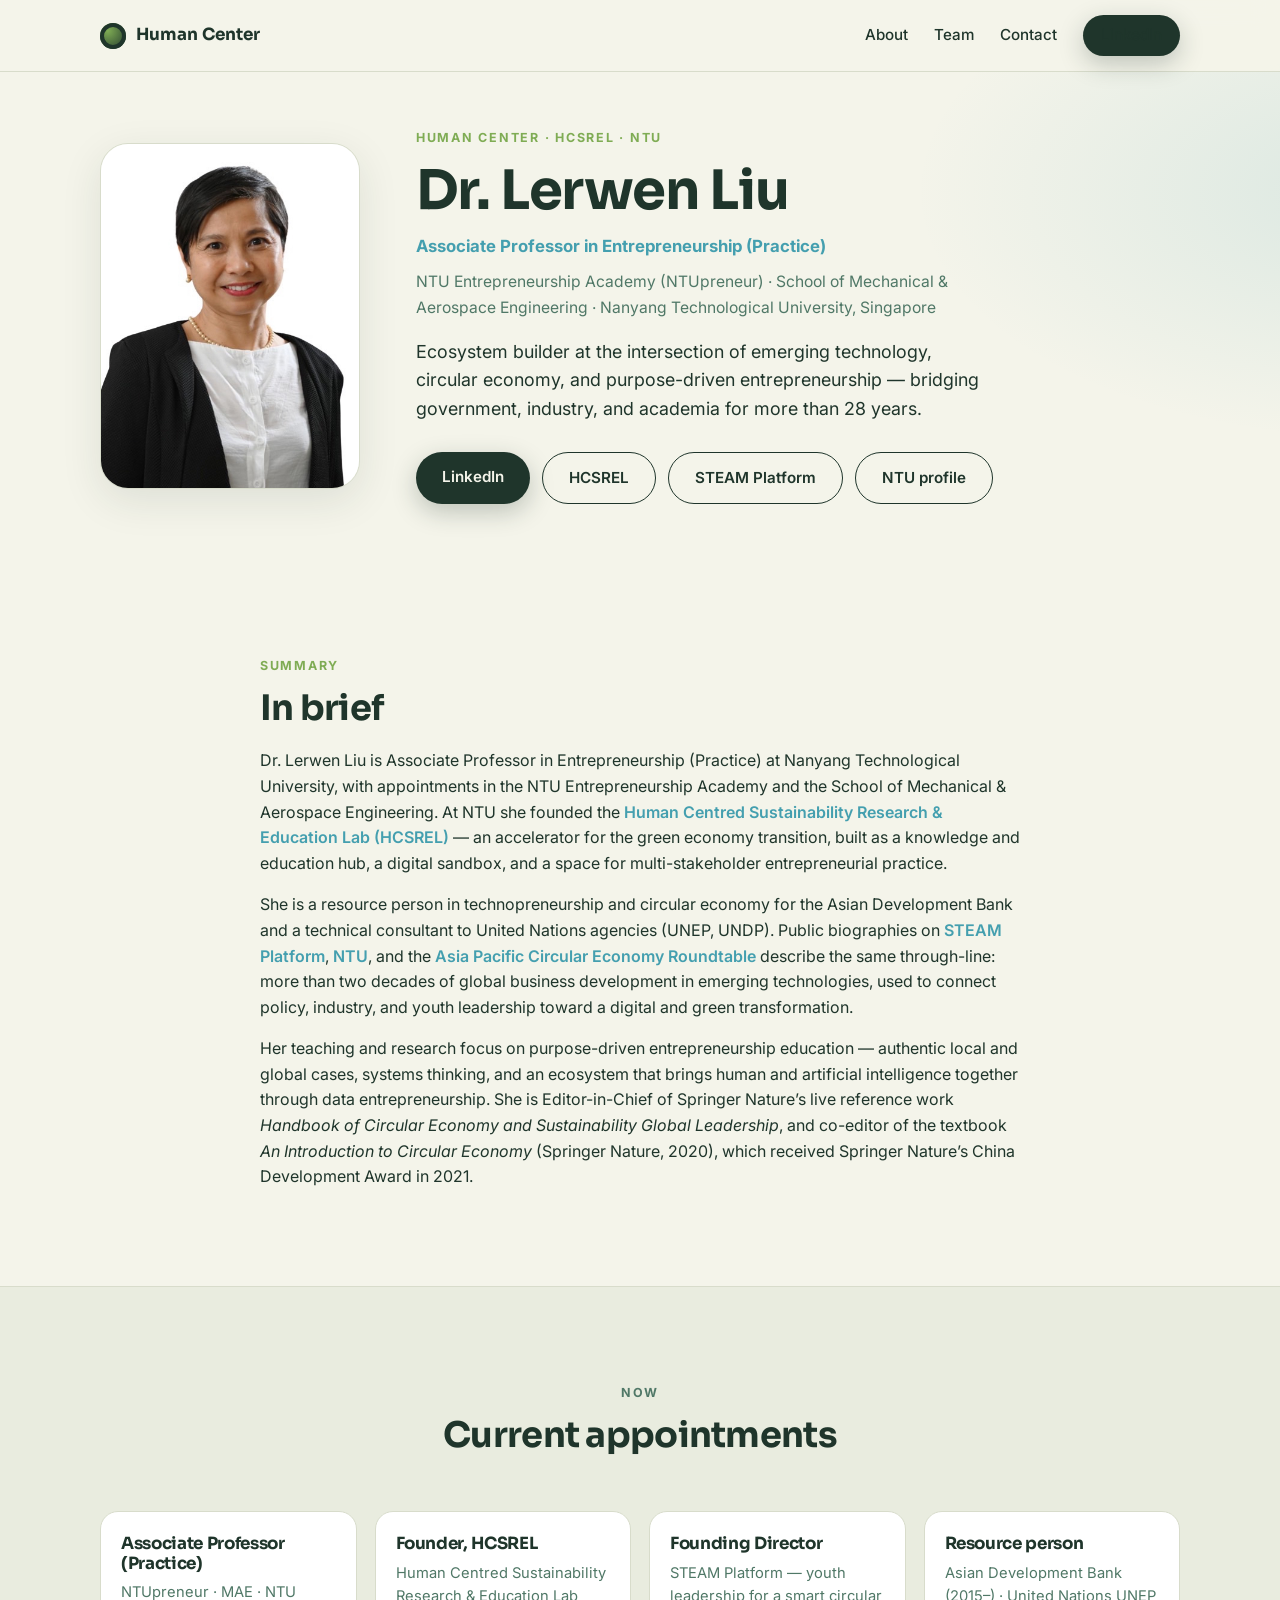
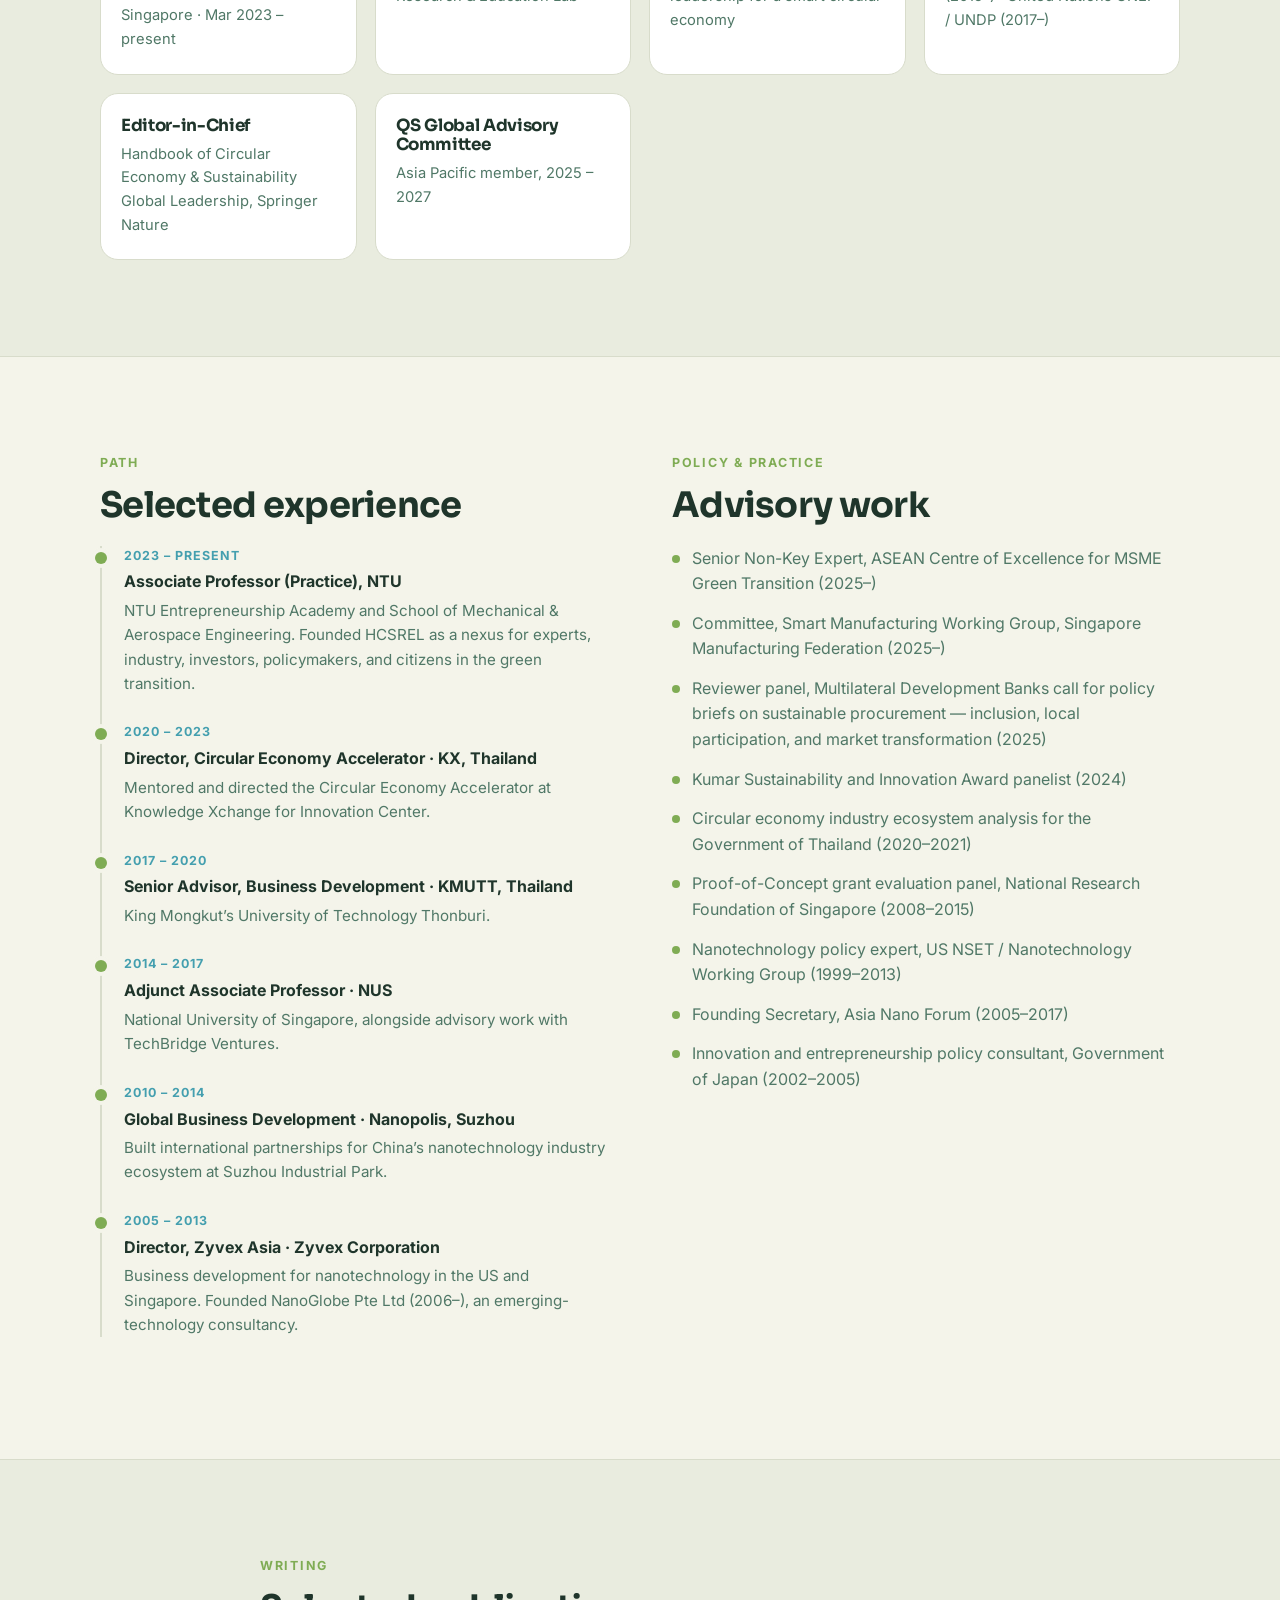
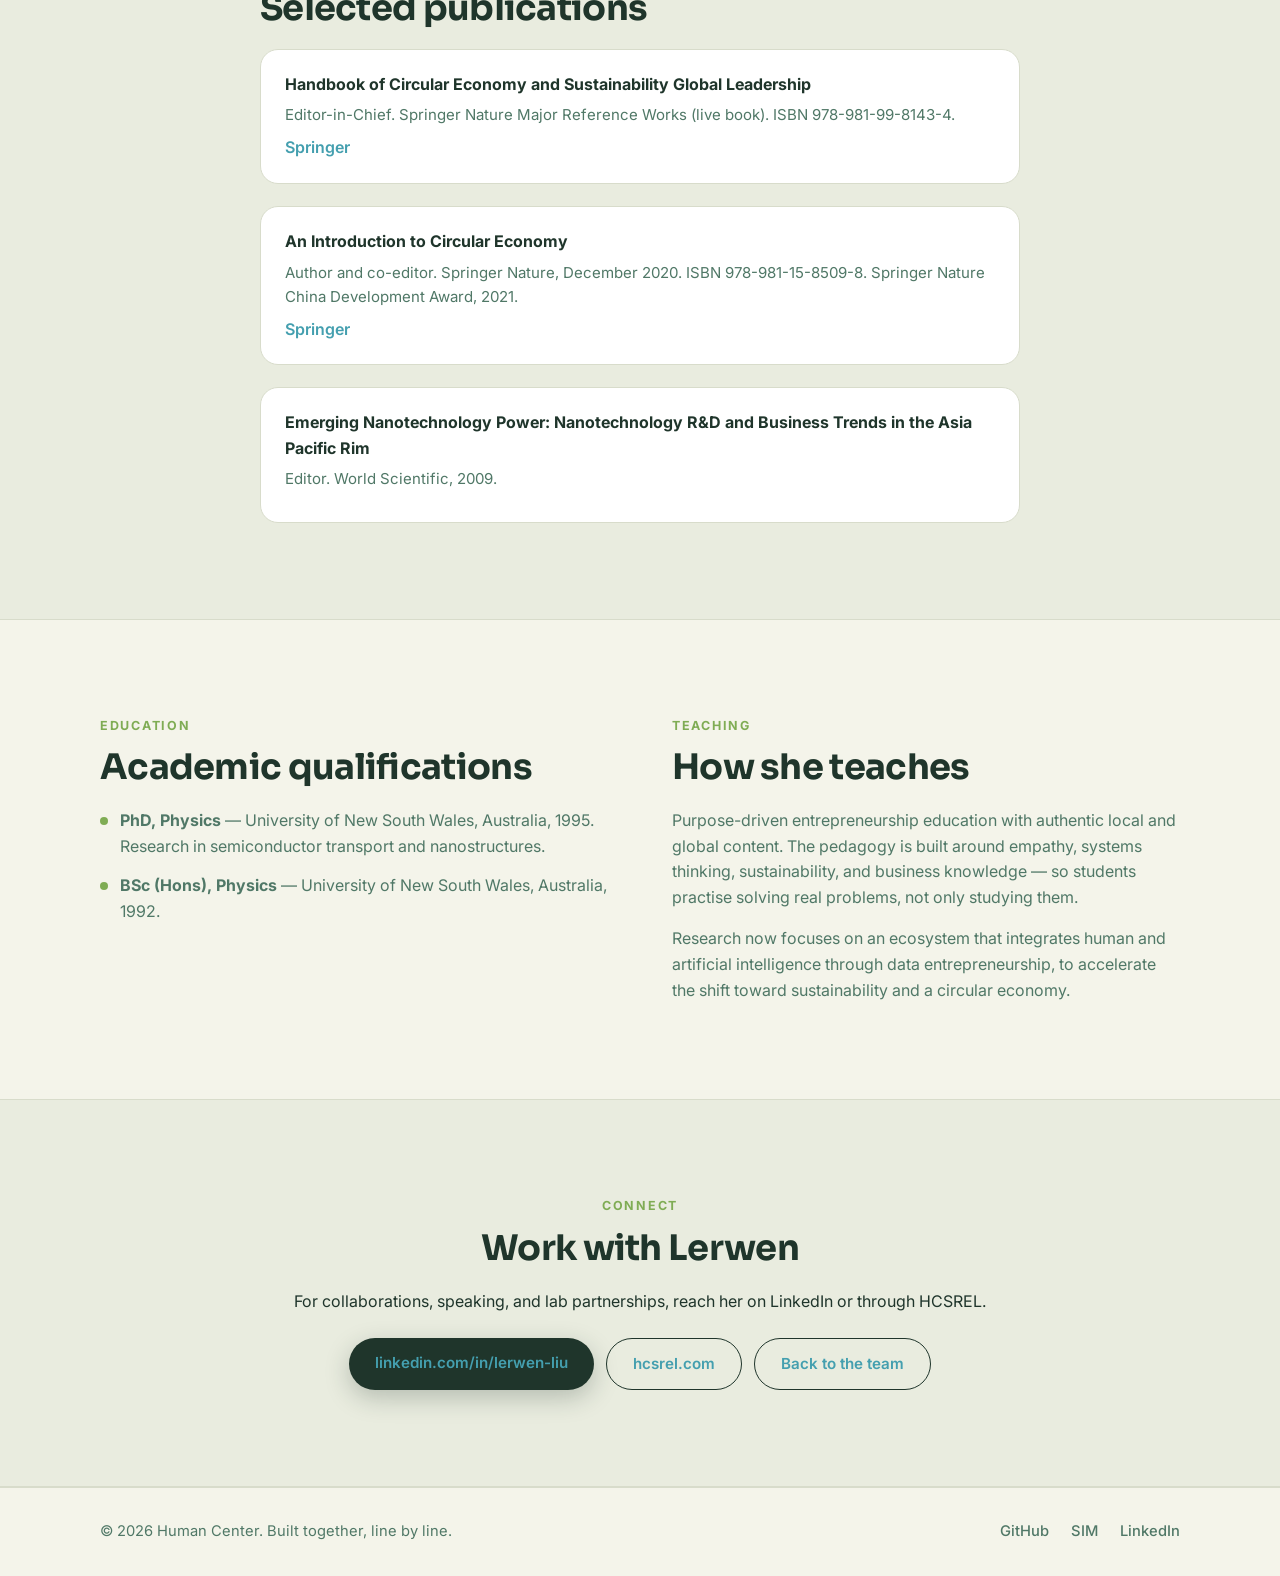
<file: profiles/lerwen.html>
<!doctype html>
<html lang="en">
  <head>
    <meta charset="UTF-8" />
    <meta name="viewport" content="width=device-width, initial-scale=1.0" />
    <title>Lerwen Liu — Human Center</title>
    <meta
      name="description"
      content="Dr. Lerwen Liu is Associate Professor in Entrepreneurship at NTU and founder of HCSREL. Circular economy, green transition, and purpose-driven entrepreneurship."
    />
    <link rel="icon" type="image/svg+xml" href="data:image/svg+xml,%3Csvg xmlns='http://www.w3.org/2000/svg' viewBox='0 0 32 32'%3E%3Ccircle cx='16' cy='16' r='14' fill='%231f352b'/%3E%3Ccircle cx='16' cy='16' r='6' fill='%237fac54'/%3E%3C/svg%3E" />
    <link rel="preconnect" href="https://fonts.googleapis.com" />
    <link rel="preconnect" href="https://fonts.gstatic.com" crossorigin />
    <link href="https://fonts.googleapis.com/css2?family=Inter:wght@400;500;600;700;800&family=Sora:wght@600;700;800&display=swap" rel="stylesheet" />
    <link rel="stylesheet" href="../styles.css" />
  </head>
  <body class="profile-page">
    <nav class="nav scrolled" id="nav">
      <a href="../index.html#top" class="nav-brand">
        <span class="nav-logo"></span>
        <span>Human&nbsp;Center</span>
      </a>
      <button class="nav-toggle" id="navToggle" aria-label="Menu" aria-expanded="false">
        <span></span><span></span><span></span>
      </button>
      <div class="nav-links" id="navLinks">
        <a href="../index.html#about">About</a>
        <a href="../index.html#team">Team</a>
        <a href="../index.html#contact">Contact</a>
        <a href="https://www.linkedin.com/in/lerwen-liu/" class="btn btn-primary btn-sm" target="_blank" rel="noopener">LinkedIn</a>
      </div>
    </nav>

    <header class="profile-hero">
      <div class="container profile-hero-grid">
        <img
          class="profile-photo"
          src="../images/lerwen-liu.jpg"
          alt="Dr. Lerwen Liu, Associate Professor in Entrepreneurship at NTU"
        />
        <div class="profile-intro">
          <p class="eyebrow">Human Center · HCSREL · NTU</p>
          <h1>Dr. Lerwen Liu</h1>
          <p class="profile-title">
            Associate Professor in Entrepreneurship (Practice)
          </p>
          <p class="profile-affiliation">
            NTU Entrepreneurship Academy (NTUpreneur) ·
            School of Mechanical &amp; Aerospace Engineering ·
            Nanyang Technological University, Singapore
          </p>
          <p class="profile-lede">
            Ecosystem builder at the intersection of emerging technology,
            circular economy, and purpose-driven entrepreneurship —
            bridging government, industry, and academia for more than
            28 years.
          </p>
          <div class="profile-actions">
            <a
              class="btn btn-primary"
              href="https://www.linkedin.com/in/lerwen-liu/"
              target="_blank"
              rel="noopener"
            >LinkedIn</a>
            <a class="btn btn-ghost" href="https://hcsrel.com/" target="_blank" rel="noopener">HCSREL</a>
            <a class="btn btn-ghost" href="https://www.steamplatform.org/expert/lerwen-liu" target="_blank" rel="noopener">STEAM Platform</a>
            <a class="btn btn-ghost" href="https://www.ntu.edu.sg/research/faculty-directory/detail/Liu-Lerwen" target="_blank" rel="noopener">NTU profile</a>
          </div>
        </div>
      </div>
    </header>

    <main>
      <section class="section profile-section">
        <div class="container profile-narrow">
          <p class="eyebrow">Summary</p>
          <h2>In brief</h2>
          <p>
            Dr. Lerwen Liu is Associate Professor in Entrepreneurship (Practice)
            at Nanyang Technological University, with appointments in the
            NTU Entrepreneurship Academy and the School of Mechanical &amp;
            Aerospace Engineering. At NTU she founded the
            <a href="https://hcsrel.com/" target="_blank" rel="noopener">Human Centred Sustainability Research &amp; Education Lab (HCSREL)</a>
            — an accelerator for the green economy transition, built as a
            knowledge and education hub, a digital sandbox, and a space for
            multi-stakeholder entrepreneurial practice.
          </p>
          <p>
            She is a resource person in technopreneurship and circular economy
            for the Asian Development Bank and a technical consultant to United
            Nations agencies (UNEP, UNDP). Public biographies on
            <a href="https://www.steamplatform.org/expert/lerwen-liu" target="_blank" rel="noopener">STEAM Platform</a>,
            <a href="https://www.ntu.edu.sg/research/faculty-directory/detail/Liu-Lerwen" target="_blank" rel="noopener">NTU</a>,
            and the
            <a href="https://www.apcer.asia/user/view/1029545:55270" target="_blank" rel="noopener">Asia Pacific Circular Economy Roundtable</a>
            describe the same through-line: more than two decades of global
            business development in emerging technologies, used to connect
            policy, industry, and youth leadership toward a digital and green
            transformation.
          </p>
          <p>
            Her teaching and research focus on purpose-driven entrepreneurship
            education — authentic local and global cases, systems thinking, and
            an ecosystem that brings human and artificial intelligence together
            through data entrepreneurship. She is Editor-in-Chief of Springer
            Nature’s live reference work
            <em>Handbook of Circular Economy and Sustainability Global Leadership</em>,
            and co-editor of the textbook
            <em>An Introduction to Circular Economy</em> (Springer Nature, 2020),
            which received Springer Nature’s China Development Award in 2021.
          </p>
        </div>
      </section>

      <section class="section profile-section profile-tint">
        <div class="container">
          <div class="section-head">
            <p class="eyebrow">Now</p>
            <h2>Current appointments</h2>
          </div>
          <div class="profile-cards">
            <article>
              <h3>Associate Professor (Practice)</h3>
              <p>NTUpreneur · MAE · NTU Singapore · Mar 2023 – present</p>
            </article>
            <article>
              <h3>Founder, HCSREL</h3>
              <p>Human Centred Sustainability Research &amp; Education Lab</p>
            </article>
            <article>
              <h3>Founding Director</h3>
              <p>STEAM Platform — youth leadership for a smart circular economy</p>
            </article>
            <article>
              <h3>Resource person</h3>
              <p>Asian Development Bank (2015–) · United Nations UNEP / UNDP (2017–)</p>
            </article>
            <article>
              <h3>Editor-in-Chief</h3>
              <p>Handbook of Circular Economy &amp; Sustainability Global Leadership, Springer Nature</p>
            </article>
            <article>
              <h3>QS Global Advisory Committee</h3>
              <p>Asia Pacific member, 2025 – 2027</p>
            </article>
          </div>
        </div>
      </section>

      <section class="section profile-section">
        <div class="container profile-split">
          <div>
            <p class="eyebrow">Path</p>
            <h2>Selected experience</h2>
            <ol class="timeline">
              <li>
                <span>2023 – present</span>
                <strong>Associate Professor (Practice), NTU</strong>
                NTU Entrepreneurship Academy and School of Mechanical &amp; Aerospace Engineering. Founded HCSREL as a nexus for experts, industry, investors, policymakers, and citizens in the green transition.
              </li>
              <li>
                <span>2020 – 2023</span>
                <strong>Director, Circular Economy Accelerator · KX, Thailand</strong>
                Mentored and directed the Circular Economy Accelerator at Knowledge Xchange for Innovation Center.
              </li>
              <li>
                <span>2017 – 2020</span>
                <strong>Senior Advisor, Business Development · KMUTT, Thailand</strong>
                King Mongkut’s University of Technology Thonburi.
              </li>
              <li>
                <span>2014 – 2017</span>
                <strong>Adjunct Associate Professor · NUS</strong>
                National University of Singapore, alongside advisory work with TechBridge Ventures.
              </li>
              <li>
                <span>2010 – 2014</span>
                <strong>Global Business Development · Nanopolis, Suzhou</strong>
                Built international partnerships for China’s nanotechnology industry ecosystem at Suzhou Industrial Park.
              </li>
              <li>
                <span>2005 – 2013</span>
                <strong>Director, Zyvex Asia · Zyvex Corporation</strong>
                Business development for nanotechnology in the US and Singapore. Founded NanoGlobe Pte Ltd (2006–), an emerging-technology consultancy.
              </li>
            </ol>
          </div>
          <div>
            <p class="eyebrow">Policy &amp; practice</p>
            <h2>Advisory work</h2>
            <ul class="profile-list">
              <li>Senior Non-Key Expert, ASEAN Centre of Excellence for MSME Green Transition (2025–)</li>
              <li>Committee, Smart Manufacturing Working Group, Singapore Manufacturing Federation (2025–)</li>
              <li>Reviewer panel, Multilateral Development Banks call for policy briefs on sustainable procurement — inclusion, local participation, and market transformation (2025)</li>
              <li>Kumar Sustainability and Innovation Award panelist (2024)</li>
              <li>Circular economy industry ecosystem analysis for the Government of Thailand (2020–2021)</li>
              <li>Proof-of-Concept grant evaluation panel, National Research Foundation of Singapore (2008–2015)</li>
              <li>Nanotechnology policy expert, US NSET / Nanotechnology Working Group (1999–2013)</li>
              <li>Founding Secretary, Asia Nano Forum (2005–2017)</li>
              <li>Innovation and entrepreneurship policy consultant, Government of Japan (2002–2005)</li>
            </ul>
          </div>
        </div>
      </section>

      <section class="section profile-section profile-tint">
        <div class="container profile-narrow">
          <p class="eyebrow">Writing</p>
          <h2>Selected publications</h2>
          <ul class="pub-list">
            <li>
              <strong>Handbook of Circular Economy and Sustainability Global Leadership</strong>
              <span>Editor-in-Chief. Springer Nature Major Reference Works (live book). ISBN 978-981-99-8143-4.</span>
              <a href="https://link.springer.com/referencework/10.1007/978-981-99-8143-4" target="_blank" rel="noopener">Springer</a>
            </li>
            <li>
              <strong>An Introduction to Circular Economy</strong>
              <span>Author and co-editor. Springer Nature, December 2020. ISBN 978-981-15-8509-8. Springer Nature China Development Award, 2021.</span>
              <a href="https://link.springer.com/book/10.1007/978-981-15-8510-4" target="_blank" rel="noopener">Springer</a>
            </li>
            <li>
              <strong>Emerging Nanotechnology Power: Nanotechnology R&amp;D and Business Trends in the Asia Pacific Rim</strong>
              <span>Editor. World Scientific, 2009.</span>
            </li>
          </ul>
        </div>
      </section>

      <section class="section profile-section">
        <div class="container profile-split">
          <div>
            <p class="eyebrow">Education</p>
            <h2>Academic qualifications</h2>
            <ul class="profile-list">
              <li><strong>PhD, Physics</strong> — University of New South Wales, Australia, 1995. Research in semiconductor transport and nanostructures.</li>
              <li><strong>BSc (Hons), Physics</strong> — University of New South Wales, Australia, 1992.</li>
            </ul>
          </div>
          <div>
            <p class="eyebrow">Teaching</p>
            <h2>How she teaches</h2>
            <p class="profile-copy">
              Purpose-driven entrepreneurship education with authentic local and
              global content. The pedagogy is built around empathy, systems
              thinking, sustainability, and business knowledge — so students
              practise solving real problems, not only studying them.
            </p>
            <p class="profile-copy">
              Research now focuses on an ecosystem that integrates human and
              artificial intelligence through data entrepreneurship, to
              accelerate the shift toward sustainability and a circular economy.
            </p>
          </div>
        </div>
      </section>

      <section class="section profile-section profile-tint profile-close">
        <div class="container profile-narrow">
          <p class="eyebrow">Connect</p>
          <h2>Work with Lerwen</h2>
          <p>
            For collaborations, speaking, and lab partnerships, reach her on
            LinkedIn or through HCSREL.
          </p>
          <div class="profile-actions">
            <a
              class="btn btn-primary"
              href="https://www.linkedin.com/in/lerwen-liu/"
              target="_blank"
              rel="noopener"
            >linkedin.com/in/lerwen-liu</a>
            <a class="btn btn-ghost" href="https://hcsrel.com/" target="_blank" rel="noopener">hcsrel.com</a>
            <a class="btn btn-ghost" href="../index.html#team">Back to the team</a>
          </div>
        </div>
      </section>
    </main>

    <footer class="footer">
      <div class="container footer-inner">
        <p>© <span id="year"></span> Human Center. Built together, line by line.</p>
        <div class="footer-links">
          <a href="https://github.com/Human-center" target="_blank" rel="noopener">GitHub</a>
          <a href="https://sim.hcsrel.com" target="_blank" rel="noopener">SIM</a>
          <a href="https://www.linkedin.com/in/lerwen-liu/" target="_blank" rel="noopener">LinkedIn</a>
        </div>
      </div>
    </footer>

    <script>
      (function () {
        const navToggle = document.getElementById("navToggle");
        const navLinks = document.getElementById("navLinks");
        navToggle.addEventListener("click", () => {
          const open = navLinks.classList.toggle("open");
          navToggle.classList.toggle("open", open);
          navToggle.setAttribute("aria-expanded", String(open));
        });
        document.getElementById("year").textContent = new Date().getFullYear();
      })();
    </script>
  </body>
</html>
</file>
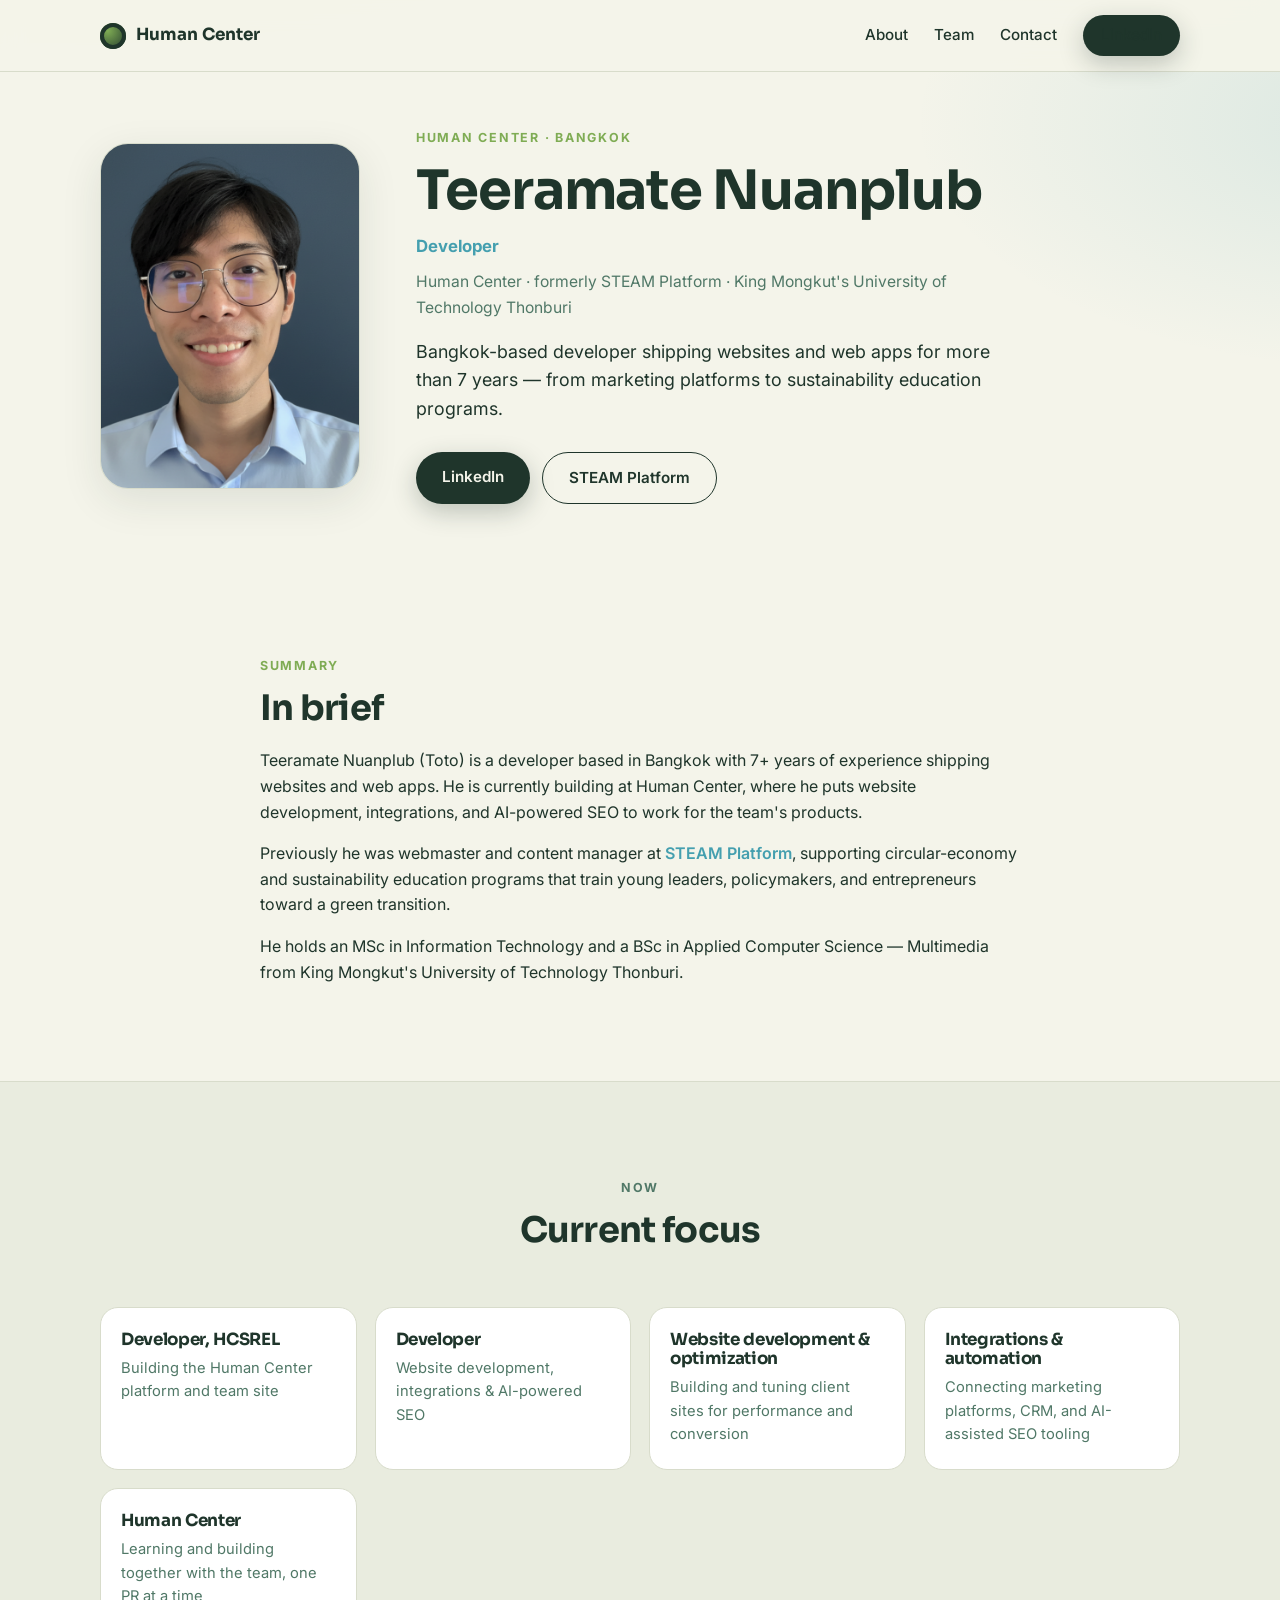
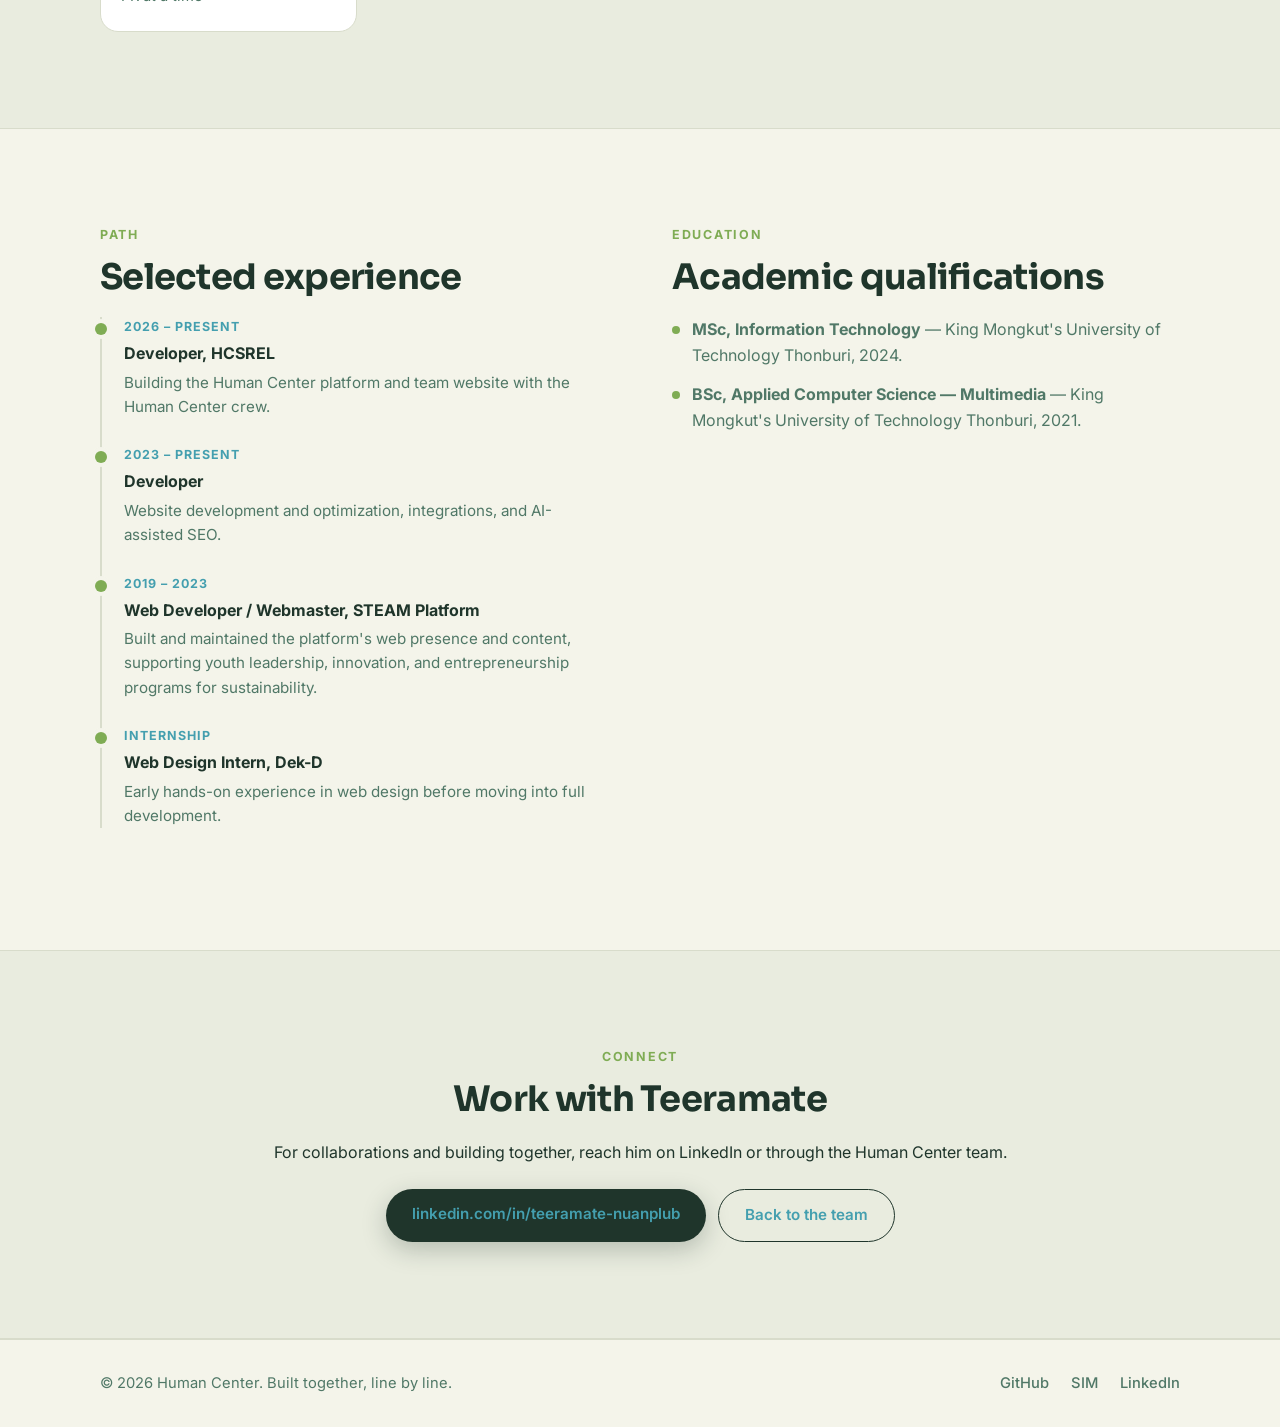
<file: profiles/teeramate.html>
<!doctype html>
<html lang="en">
  <head>
    <meta charset="UTF-8" />
    <meta name="viewport" content="width=device-width, initial-scale=1.0" />
    <title>Teeramate Nuanplub — Human Center</title>
    <meta
      name="description"
      content="Teeramate Nuanplub is a developer based in Bangkok with 7+ years shipping websites and web apps. MSc IT from KMUTT."
    />
    <link rel="icon" type="image/svg+xml" href="data:image/svg+xml,%3Csvg xmlns='http://www.w3.org/2000/svg' viewBox='0 0 32 32'%3E%3Ccircle cx='16' cy='16' r='14' fill='%231f352b'/%3E%3Ccircle cx='16' cy='16' r='6' fill='%237fac54'/%3E%3C/svg%3E" />
    <link rel="preconnect" href="https://fonts.googleapis.com" />
    <link rel="preconnect" href="https://fonts.gstatic.com" crossorigin />
    <link href="https://fonts.googleapis.com/css2?family=Inter:wght@400;500;600;700;800&family=Sora:wght@600;700;800&display=swap" rel="stylesheet" />
    <link rel="stylesheet" href="../styles.css" />
  </head>
  <body class="profile-page">
    <nav class="nav scrolled" id="nav">
      <a href="../index.html#top" class="nav-brand">
        <span class="nav-logo"></span>
        <span>Human&nbsp;Center</span>
      </a>
      <button class="nav-toggle" id="navToggle" aria-label="Menu" aria-expanded="false">
        <span></span><span></span><span></span>
      </button>
      <div class="nav-links" id="navLinks">
        <a href="../index.html#about">About</a>
        <a href="../index.html#team">Team</a>
        <a href="../index.html#contact">Contact</a>
        <a href="https://www.linkedin.com/in/teeramate-nuanplub-327952178" class="btn btn-primary btn-sm" target="_blank" rel="noopener">LinkedIn</a>
      </div>
    </nav>

    <header class="profile-hero">
      <div class="container profile-hero-grid">
        <img
          class="profile-photo"
          src="../assets/team/Teeramate-portrait.png"
          alt="Teeramate Nuanplub, developer at Human Center"
        />
        <div class="profile-intro">
          <p class="eyebrow">Human Center · Bangkok</p>
          <h1>Teeramate Nuanplub</h1>
          <p class="profile-title">Developer</p>
          <p class="profile-affiliation">
            Human Center · formerly STEAM Platform ·
            King Mongkut's University of Technology Thonburi
          </p>
          <p class="profile-lede">
            Bangkok-based developer shipping websites and web apps for
            more than 7 years — from marketing platforms to sustainability
            education programs.
          </p>
          <div class="profile-actions">
            <a
              class="btn btn-primary"
              href="https://www.linkedin.com/in/teeramate-nuanplub-327952178"
              target="_blank"
              rel="noopener"
            >LinkedIn</a>
            <a class="btn btn-ghost" href="https://www.steamplatform.org/" target="_blank" rel="noopener">STEAM Platform</a>
          </div>
        </div>
      </div>
    </header>

    <main>
      <section class="section profile-section">
        <div class="container profile-narrow">
          <p class="eyebrow">Summary</p>
          <h2>In brief</h2>
          <p>
            Teeramate Nuanplub (Toto) is a developer based in Bangkok with
            7+ years of experience shipping websites and web apps. He is
            currently building at Human Center, where he puts website
            development, integrations, and AI-powered SEO to work for the
            team's products.
          </p>
          <p>
            Previously he was webmaster and content manager at
            <a href="https://www.steamplatform.org/" target="_blank" rel="noopener">STEAM Platform</a>,
            supporting circular-economy and sustainability education programs
            that train young leaders, policymakers, and entrepreneurs toward a
            green transition.
          </p>
          <p>
            He holds an MSc in Information Technology and a BSc in Applied
            Computer Science — Multimedia from King Mongkut's University of
            Technology Thonburi.
          </p>
        </div>
      </section>

      <section class="section profile-section profile-tint">
        <div class="container">
          <div class="section-head">
            <p class="eyebrow">Now</p>
            <h2>Current focus</h2>
          </div>
          <div class="profile-cards">
            <article>
              <h3>Developer, HCSREL</h3>
              <p>Building the Human Center platform and team site</p>
            </article>
            <article>
              <h3>Developer</h3>
              <p>Website development, integrations &amp; AI-powered SEO</p>
            </article>
            <article>
              <h3>Website development &amp; optimization</h3>
              <p>Building and tuning client sites for performance and conversion</p>
            </article>
            <article>
              <h3>Integrations &amp; automation</h3>
              <p>Connecting marketing platforms, CRM, and AI-assisted SEO tooling</p>
            </article>
            <article>
              <h3>Human Center</h3>
              <p>Learning and building together with the team, one PR at a time</p>
            </article>
          </div>
        </div>
      </section>

      <section class="section profile-section">
        <div class="container profile-split">
          <div>
            <p class="eyebrow">Path</p>
            <h2>Selected experience</h2>
            <ol class="timeline">
              <li>
                <span>2026 – present</span>
                <strong>Developer, HCSREL</strong>
                Building the Human Center platform and team website with the Human Center crew.
              </li>
              <li>
                <span>2023 – present</span>
                <strong>Developer</strong>
                Website development and optimization, integrations, and AI-assisted SEO.
              </li>
              <li>
                <span>2019 – 2023</span>
                <strong>Web Developer / Webmaster, STEAM Platform</strong>
                Built and maintained the platform's web presence and content, supporting youth leadership, innovation, and entrepreneurship programs for sustainability.
              </li>
              <li>
                <span>Internship</span>
                <strong>Web Design Intern, Dek-D</strong>
                Early hands-on experience in web design before moving into full development.
              </li>
            </ol>
          </div>
          <div>
            <p class="eyebrow">Education</p>
            <h2>Academic qualifications</h2>
            <ul class="profile-list">
              <li><strong>MSc, Information Technology</strong> — King Mongkut's University of Technology Thonburi, 2024.</li>
              <li><strong>BSc, Applied Computer Science — Multimedia</strong> — King Mongkut's University of Technology Thonburi, 2021.</li>
            </ul>
          </div>
        </div>
      </section>

      <section class="section profile-section profile-tint profile-close">
        <div class="container profile-narrow">
          <p class="eyebrow">Connect</p>
          <h2>Work with Teeramate</h2>
          <p>
            For collaborations and building together, reach him on LinkedIn or
            through the Human Center team.
          </p>
          <div class="profile-actions">
            <a
              class="btn btn-primary"
              href="https://www.linkedin.com/in/teeramate-nuanplub-327952178"
              target="_blank"
              rel="noopener"
            >linkedin.com/in/teeramate-nuanplub</a>
            <a class="btn btn-ghost" href="../index.html#team">Back to the team</a>
          </div>
        </div>
      </section>
    </main>

    <footer class="footer">
      <div class="container footer-inner">
        <p>© <span id="year"></span> Human Center. Built together, line by line.</p>
        <div class="footer-links">
          <a href="https://github.com/Human-center" target="_blank" rel="noopener">GitHub</a>
          <a href="https://sim.hcsrel.com" target="_blank" rel="noopener">SIM</a>
          <a href="https://www.linkedin.com/in/teeramate-nuanplub-327952178" target="_blank" rel="noopener">LinkedIn</a>
        </div>
      </div>
    </footer>

    <script>
      (function () {
        const navToggle = document.getElementById("navToggle");
        const navLinks = document.getElementById("navLinks");
        navToggle.addEventListener("click", () => {
          const open = navLinks.classList.toggle("open");
          navToggle.classList.toggle("open", open);
          navToggle.setAttribute("aria-expanded", String(open));
        });
        document.getElementById("year").textContent = new Date().getFullYear();
      })();
    </script>
  </body>
</html>
</file>
<file: styles.css>
:root {
  --cream: #f4f4ea;
  --cream-2: #e9ecdf;
  --forest: #1f352b;
  --forest-soft: #2c4638;
  --muted: #507867;
  --green: #7fac54;
  --teal: #449faf;
  --line: #d8dccb;
  --white: #ffffff;
  --shadow: 0 12px 40px rgba(31, 53, 43, 0.10);
  --radius: 18px;
}

* {
  margin: 0;
  padding: 0;
  box-sizing: border-box;
}

html {
  scroll-behavior: smooth;
  scroll-padding-top: 72px;
}

body {
  font-family: "Inter", system-ui, -apple-system, sans-serif;
  color: var(--forest);
  background:
    radial-gradient(1100px 520px at 8% -8%, rgba(127, 172, 84, 0.18), transparent 58%),
    radial-gradient(900px 480px at 108% 4%, rgba(68, 159, 175, 0.14), transparent 52%),
    var(--cream);
  line-height: 1.6;
  -webkit-font-smoothing: antialiased;
}

h1, h2, h3 {
  font-family: "Sora", "Inter", sans-serif;
  line-height: 1.15;
  letter-spacing: -0.02em;
}

code {
  background: rgba(80, 120, 103, 0.14);
  padding: 2px 6px;
  border-radius: 6px;
  font-size: 0.9em;
}

.container {
  width: min(1080px, 92%);
  margin: 0 auto;
}

.section {
  padding: 96px 0;
}

.eyebrow {
  color: var(--green);
  font-weight: 700;
  text-transform: uppercase;
  letter-spacing: 0.14em;
  font-size: 0.78rem;
  margin-bottom: 12px;
}

.section-head {
  text-align: center;
  max-width: 640px;
  margin: 0 auto 56px;
}

.section-head h2 {
  font-size: clamp(1.8rem, 4vw, 2.5rem);
  margin-bottom: 14px;
}

.section-head p {
  color: var(--muted);
}

.section-head a {
  color: var(--teal);
  font-weight: 600;
  text-decoration: none;
}

.section-head a:hover {
  text-decoration: underline;
}

.nav-live {
  color: var(--teal) !important;
  font-weight: 700 !important;
  letter-spacing: 0.04em;
  text-transform: uppercase;
  font-size: 0.78rem !important;
}

/* Nav */
.nav {
  position: fixed;
  inset: 0 0 auto 0;
  z-index: 50;
  display: flex;
  align-items: center;
  justify-content: space-between;
  padding: 0 max(2rem, calc((100vw - 1080px) / 2));
  height: 72px;
  background: rgba(244, 244, 234, 0.85);
  backdrop-filter: blur(12px);
  border-bottom: 1px solid transparent;
  transition: border-color 0.3s, background 0.3s;
}

.nav.scrolled {
  border-bottom-color: var(--line);
  background: rgba(244, 244, 234, 0.96);
}

.nav-brand {
  display: flex;
  align-items: center;
  gap: 10px;
  font-family: "Sora", sans-serif;
  font-weight: 700;
  font-size: 1.05rem;
  color: var(--forest);
  text-decoration: none;
}

.nav-logo {
  width: 26px;
  height: 26px;
  border-radius: 50%;
  background: radial-gradient(circle at 30% 30%, var(--green), var(--forest));
  box-shadow: inset 0 0 0 4px var(--forest);
}

.nav-links {
  display: flex;
  align-items: center;
  gap: 26px;
}

.nav-links a {
  color: var(--forest);
  text-decoration: none;
  font-weight: 500;
  font-size: 0.95rem;
  transition: color 0.2s;
}

.nav-links a:hover {
  color: var(--teal);
}

.nav-toggle {
  display: none;
  flex-direction: column;
  gap: 5px;
  background: none;
  border: 0;
  cursor: pointer;
  padding: 6px;
}

.nav-toggle span {
  width: 22px;
  height: 2px;
  background: var(--forest);
  border-radius: 2px;
  transition: transform 0.3s, opacity 0.3s;
}

.nav-toggle.open span:nth-child(1) { transform: translateY(7px) rotate(45deg); }
.nav-toggle.open span:nth-child(2) { opacity: 0; }
.nav-toggle.open span:nth-child(3) { transform: translateY(-7px) rotate(-45deg); }

/* Buttons */
.btn {
  display: inline-block;
  padding: 13px 26px;
  border-radius: 999px;
  font-weight: 600;
  font-size: 0.95rem;
  text-decoration: none;
  border: 0;
  cursor: pointer;
  transition: transform 0.2s, box-shadow 0.2s, background 0.2s;
}

.btn:hover {
  transform: translateY(-2px);
}

.btn-primary {
  background: var(--forest);
  color: var(--cream);
  box-shadow: 0 8px 24px rgba(31, 53, 43, 0.25);
}

.btn-primary:hover {
  background: var(--forest-soft);
}

.btn-ghost {
  background: transparent;
  color: var(--forest);
  border: 1.5px solid var(--forest);
}

.btn-ghost:hover {
  background: rgba(31, 53, 43, 0.06);
}

.btn-sm {
  padding: 8px 18px;
  font-size: 0.88rem;
}

/* Hero */
.hero {
  position: relative;
  min-height: 100svh;
  display: flex;
  align-items: center;
  overflow: hidden;
  background: #050a07;
}

.hero-canvas {
  position: absolute;
  inset: 0;
  width: 100%;
  height: 100%;
  z-index: 0;
}

.hero::after {
  content: "";
  position: absolute;
  inset: 0;
  z-index: 1;
  background:
    linear-gradient(90deg, rgba(5, 10, 7, 0.78) 0%, rgba(5, 10, 7, 0.32) 46%, rgba(5, 10, 7, 0.08) 100%),
    linear-gradient(180deg, rgba(5, 10, 7, 0.2) 0%, rgba(5, 10, 7, 0.05) 58%, var(--cream) 100%);
  pointer-events: none;
}

.hero-content {
  position: relative;
  z-index: 2;
  max-width: 760px;
  padding: 120px max(2rem, calc((100vw - 1080px) / 2)) 80px;
}

.hero-eyebrow {
  color: var(--green);
  font-weight: 700;
  letter-spacing: 0.14em;
  text-transform: uppercase;
  font-size: 0.8rem;
  margin-bottom: 18px;
}

.hero-title {
  font-size: clamp(2.6rem, 7vw, 4.6rem);
  font-weight: 800;
  margin-bottom: 22px;
  color: var(--cream);
}

.hero-title span {
  color: var(--green);
}

.hero-sub {
  font-size: clamp(1.05rem, 2vw, 1.25rem);
  color: #c8d6c4;
  max-width: 540px;
  margin-bottom: 36px;
}

.hero .btn-primary {
  background: var(--green);
  color: #0d1a12;
  box-shadow: 0 8px 24px rgba(127, 172, 84, 0.28);
}

.hero .btn-primary:hover {
  background: #8fbe62;
}

.hero .btn-ghost {
  color: var(--cream);
  border-color: rgba(244, 244, 234, 0.5);
}

.hero .btn-ghost:hover {
  background: rgba(244, 244, 234, 0.08);
}

.hero-actions {
  display: flex;
  gap: 16px;
  flex-wrap: wrap;
}

.live-pill {
  display: inline-flex;
  align-items: center;
  gap: 8px;
  margin-top: 28px;
  padding: 8px 14px 8px 12px;
  border-radius: 999px;
  background: rgba(13, 26, 18, 0.55);
  border: 1px solid rgba(127, 172, 84, 0.38);
  color: var(--cream);
  text-decoration: none;
  font-size: 0.86rem;
  font-weight: 600;
  backdrop-filter: blur(10px);
  box-shadow: 0 6px 20px rgba(5, 10, 7, 0.25);
}

.live-pill:hover {
  border-color: var(--teal);
  color: var(--teal);
}

.live-dot {
  width: 8px;
  height: 8px;
  border-radius: 50%;
  background: var(--green);
  box-shadow: 0 0 0 4px rgba(127, 172, 84, 0.22);
  animation: live-pulse 1.8s ease-out infinite;
}

@keyframes live-pulse {
  0% { box-shadow: 0 0 0 0 rgba(127, 172, 84, 0.4); }
  100% { box-shadow: 0 0 0 8px rgba(127, 172, 84, 0); }
}

.hero-scroll {
  position: absolute;
  left: 50%;
  bottom: 26px;
  width: 24px;
  height: 38px;
  border: 2px solid rgba(244, 244, 234, 0.4);
  border-radius: 14px;
  z-index: 2;
}

.hero-scroll::before {
  content: "";
  position: absolute;
  top: 7px;
  left: 50%;
  width: 4px;
  height: 8px;
  margin-left: -2px;
  border-radius: 2px;
  background: var(--green);
  animation: scroll-dot 1.6s infinite;
}

@keyframes scroll-dot {
  0% { opacity: 1; transform: translateY(0); }
  70% { opacity: 0; transform: translateY(14px); }
  100% { opacity: 0; }
}

/* About */
.about-grid {
  display: grid;
  grid-template-columns: 1fr 1fr;
  gap: 64px;
  align-items: center;
}

.about-art {
  position: relative;
}

.network-canvas {
  display: block;
  width: 100%;
  aspect-ratio: 1;
  border-radius: 24px;
  border: 1px solid var(--line);
  background:
    radial-gradient(circle at 30% 25%, rgba(255, 255, 255, 0.7), transparent 46%),
    var(--cream-2);
  box-shadow: var(--shadow);
  cursor: crosshair;
}

.canvas-caption {
  margin-top: 12px;
  font-size: 0.82rem;
  color: var(--muted);
  font-weight: 500;
}

.about-copy h2 {
  font-size: clamp(1.7rem, 3.5vw, 2.4rem);
  margin-bottom: 18px;
}

.about-copy > p {
  color: var(--muted);
  margin-bottom: 20px;
}

.about-points {
  list-style: none;
  margin-top: 8px;
}

.about-points li {
  position: relative;
  padding-left: 32px;
  margin-bottom: 12px;
  color: var(--forest);
  font-weight: 500;
}

.about-points li::before {
  content: "";
  position: absolute;
  left: 0;
  top: 5px;
  width: 18px;
  height: 18px;
  border-radius: 50%;
  background: var(--green);
  box-shadow: inset 0 0 0 4px rgba(255, 255, 255, 0.5);
}

/* Canvas lesson */
.canvas-lab {
  background:
    linear-gradient(180deg, rgba(233, 236, 223, 0.55), rgba(244, 244, 234, 0.2));
  border-block: 1px solid var(--line);
}

.lesson-grid {
  list-style: none;
  display: grid;
  grid-template-columns: repeat(3, 1fr);
  gap: 20px;
}

.lesson-card {
  background: rgba(255, 255, 255, 0.78);
  border: 1px solid var(--line);
  border-radius: var(--radius);
  padding: 26px 22px 24px;
  box-shadow: var(--shadow);
  backdrop-filter: blur(10px);
}

.lesson-num {
  display: block;
  font-family: "Sora", sans-serif;
  font-weight: 800;
  font-size: 0.78rem;
  letter-spacing: 0.12em;
  color: var(--teal);
  margin-bottom: 12px;
}

.lesson-card h3 {
  font-size: 1.12rem;
  margin-bottom: 10px;
}

.lesson-card p {
  color: var(--muted);
  font-size: 0.92rem;
}

/* Team */
.team {
  background: var(--cream-2);
  border-block: 1px solid var(--line);
}

.team-grid {
  display: grid;
  grid-template-columns: repeat(auto-fill, minmax(250px, 1fr));
  gap: 24px;
}

.member-card {
  background: rgba(255, 255, 255, 0.88);
  border: 1px solid var(--line);
  border-radius: var(--radius);
  padding: 28px 24px;
  text-align: center;
  transition: transform 0.25s, box-shadow 0.25s;
  backdrop-filter: blur(8px);
}

.member-card:hover {
  transform: translateY(-6px);
  box-shadow: var(--shadow);
}

.member-avatar {
  width: 88px;
  height: 88px;
  margin: 0 auto 16px;
  border-radius: 50%;
  overflow: hidden;
  flex-shrink: 0;
  display: flex;
  align-items: center;
  justify-content: center;
  font-family: "Sora", sans-serif;
  font-weight: 800;
  font-size: 1.6rem;
  color: var(--cream);
  background: var(--cream-2);
  box-shadow: 0 0 0 1px var(--line);
}

.member-avatar.has-photo {
  background: var(--cream-2);
}

.member-card h3 {
  font-size: 1.15rem;
  margin-bottom: 4px;
}

.member-role {
  color: var(--teal);
  font-weight: 600;
  font-size: 0.85rem;
  text-transform: uppercase;
  letter-spacing: 0.08em;
  margin-bottom: 10px;
}

.member-bio {
  color: var(--muted);
  font-size: 0.92rem;
}

.member-card.is-link {
  cursor: pointer;
}

.member-links {
  display: flex;
  justify-content: center;
  flex-wrap: wrap;
  gap: 14px;
  margin-top: 16px;
}

.member-link {
  color: var(--teal);
  font-weight: 600;
  font-size: 0.82rem;
  letter-spacing: 0.04em;
  text-transform: uppercase;
  text-decoration: none;
}

.member-link:hover {
  color: var(--forest);
  text-decoration: underline;
}

.member-avatar img {
  display: block;
  width: 100%;
  height: 100%;
  object-fit: cover;
  object-position: center 18%;
}

/* Profile page */
.profile-page .profile-hero {
  padding: 128px 0 56px;
}

.profile-hero-grid {
  display: grid;
  grid-template-columns: 260px 1fr;
  gap: 56px;
  align-items: center;
}

.profile-photo {
  width: 100%;
  aspect-ratio: 3 / 4;
  object-fit: cover;
  object-position: center 12%;
  border-radius: 28px;
  background: var(--cream-2);
  border: 1px solid var(--line);
  box-shadow: var(--shadow);
}

.profile-intro h1 {
  font-size: clamp(2.2rem, 5vw, 3.4rem);
  margin-bottom: 10px;
}

.profile-title {
  color: var(--teal);
  font-weight: 700;
  font-size: 1.05rem;
  margin-bottom: 10px;
}

.profile-affiliation {
  color: var(--muted);
  font-size: 0.98rem;
  margin-bottom: 18px;
  max-width: 560px;
}

.profile-lede {
  font-size: 1.12rem;
  max-width: 580px;
  margin-bottom: 28px;
}

.profile-actions {
  display: flex;
  flex-wrap: wrap;
  gap: 12px;
}

.profile-section h2 {
  font-size: clamp(1.6rem, 3.5vw, 2.2rem);
  margin-bottom: 20px;
}

.profile-narrow {
  max-width: 760px;
}

.profile-narrow > p + p,
.profile-copy + .profile-copy {
  margin-top: 16px;
}

.profile-narrow a,
.profile-copy a {
  color: var(--teal);
  font-weight: 600;
  text-decoration: none;
}

.profile-narrow a:hover,
.profile-copy a:hover {
  color: var(--forest);
}

.profile-copy {
  color: var(--muted);
}

.profile-tint {
  background: var(--cream-2);
  border-block: 1px solid var(--line);
}

.profile-cards {
  display: grid;
  grid-template-columns: repeat(auto-fill, minmax(240px, 1fr));
  gap: 18px;
}

.profile-cards article {
  background: var(--white);
  border: 1px solid var(--line);
  border-radius: var(--radius);
  padding: 22px 20px;
}

.profile-cards h3 {
  font-size: 1.05rem;
  margin-bottom: 8px;
}

.profile-cards p {
  color: var(--muted);
  font-size: 0.92rem;
}

.profile-split {
  display: grid;
  grid-template-columns: 1fr 1fr;
  gap: 64px;
}

.timeline {
  list-style: none;
  border-left: 2px solid var(--line);
  padding-left: 22px;
}

.timeline li {
  position: relative;
  margin-bottom: 26px;
  color: var(--muted);
  font-size: 0.95rem;
}

.timeline li::before {
  content: "";
  position: absolute;
  left: -29px;
  top: 6px;
  width: 12px;
  height: 12px;
  border-radius: 50%;
  background: var(--green);
  box-shadow: 0 0 0 4px var(--cream);
}

.timeline span {
  display: block;
  color: var(--teal);
  font-weight: 700;
  font-size: 0.78rem;
  letter-spacing: 0.08em;
  text-transform: uppercase;
  margin-bottom: 4px;
}

.timeline strong {
  display: block;
  color: var(--forest);
  font-size: 1rem;
  margin-bottom: 4px;
}

.profile-list {
  list-style: none;
}

.profile-list li {
  position: relative;
  padding-left: 20px;
  margin-bottom: 14px;
  color: var(--muted);
}

.profile-list li::before {
  content: "";
  position: absolute;
  left: 0;
  top: 9px;
  width: 8px;
  height: 8px;
  border-radius: 50%;
  background: var(--green);
}

.pub-list {
  list-style: none;
  display: grid;
  gap: 22px;
}

.pub-list li {
  background: var(--white);
  border: 1px solid var(--line);
  border-radius: var(--radius);
  padding: 22px 24px;
}

.pub-list strong {
  display: block;
  margin-bottom: 6px;
}

.pub-list span {
  display: block;
  color: var(--muted);
  font-size: 0.94rem;
  margin-bottom: 8px;
}

.pub-list a {
  color: var(--teal);
  font-weight: 600;
  text-decoration: none;
}

.profile-close {
  text-align: center;
}

.profile-close .profile-actions {
  justify-content: center;
  margin-top: 24px;
}

@media (max-width: 820px) {
  .profile-hero-grid,
  .profile-split {
    grid-template-columns: 1fr;
    gap: 32px;
  }

  .profile-photo {
    max-width: 280px;
  }
}

/* Contact */
.contact-card {
  background: var(--white);
  border: 1px solid var(--line);
  border-radius: 28px;
  box-shadow: var(--shadow);
  padding: 56px 40px;
}

.contact-form {
  max-width: 480px;
  margin: 0 auto;
  display: grid;
  gap: 18px;
}

.contact-form label {
  display: grid;
  gap: 6px;
  font-size: 0.9rem;
  font-weight: 600;
  color: var(--forest-soft);
  text-align: left;
}

.contact-form input,
.contact-form textarea {
  font: inherit;
  padding: 12px 16px;
  border-radius: 12px;
  border: 1.5px solid var(--line);
  background: var(--cream);
  color: var(--forest);
  resize: vertical;
  transition: border-color 0.2s, box-shadow 0.2s;
}

.contact-form input:focus,
.contact-form textarea:focus {
  outline: none;
  border-color: var(--green);
  box-shadow: 0 0 0 4px rgba(127, 172, 84, 0.18);
}

.contact-form .btn {
  justify-self: start;
  margin-top: 4px;
}

.form-note {
  font-size: 0.9rem;
  color: var(--teal);
  font-weight: 600;
  min-height: 1.4em;
}

/* Footer */
.footer {
  border-top: 1px solid var(--line);
  padding: 32px 0;
  background: var(--cream);
}

.footer-inner {
  display: flex;
  align-items: center;
  justify-content: space-between;
  gap: 16px;
  flex-wrap: wrap;
  color: var(--muted);
  font-size: 0.92rem;
}

.footer-links {
  display: flex;
  gap: 22px;
}

.footer-links a {
  color: var(--muted);
  text-decoration: none;
  font-weight: 500;
}

.footer-links a:hover {
  color: var(--teal);
}

/* Reveal on scroll */
.reveal {
  opacity: 0;
  transform: translateY(24px);
  transition: opacity 0.6s ease, transform 0.6s ease;
}

.reveal.visible {
  opacity: 1;
  transform: none;
}

/* Responsive */
@media (max-width: 820px) {
  .nav-links {
    position: absolute;
    top: 72px;
    left: 0;
    right: 0;
    flex-direction: column;
    align-items: flex-start;
    gap: 6px;
    background: var(--cream);
    padding: 16px 24px 22px;
    border-bottom: 1px solid var(--line);
    transform: translateY(-8px);
    opacity: 0;
    pointer-events: none;
    transition: transform 0.25s, opacity 0.25s;
  }

  .nav-links.open {
    transform: none;
    opacity: 1;
    pointer-events: auto;
  }

  .nav-toggle {
    display: flex;
  }

  .about-grid {
    grid-template-columns: 1fr;
    gap: 40px;
  }

  .lesson-grid {
    grid-template-columns: 1fr;
  }

  .contact-card {
    padding: 40px 24px;
  }
}

@media (prefers-reduced-motion: reduce) {
  html { scroll-behavior: auto; }
  .reveal { opacity: 1; transform: none; transition: none; }
  .hero-scroll::before,
  .live-dot { animation: none; }
}
</file>
